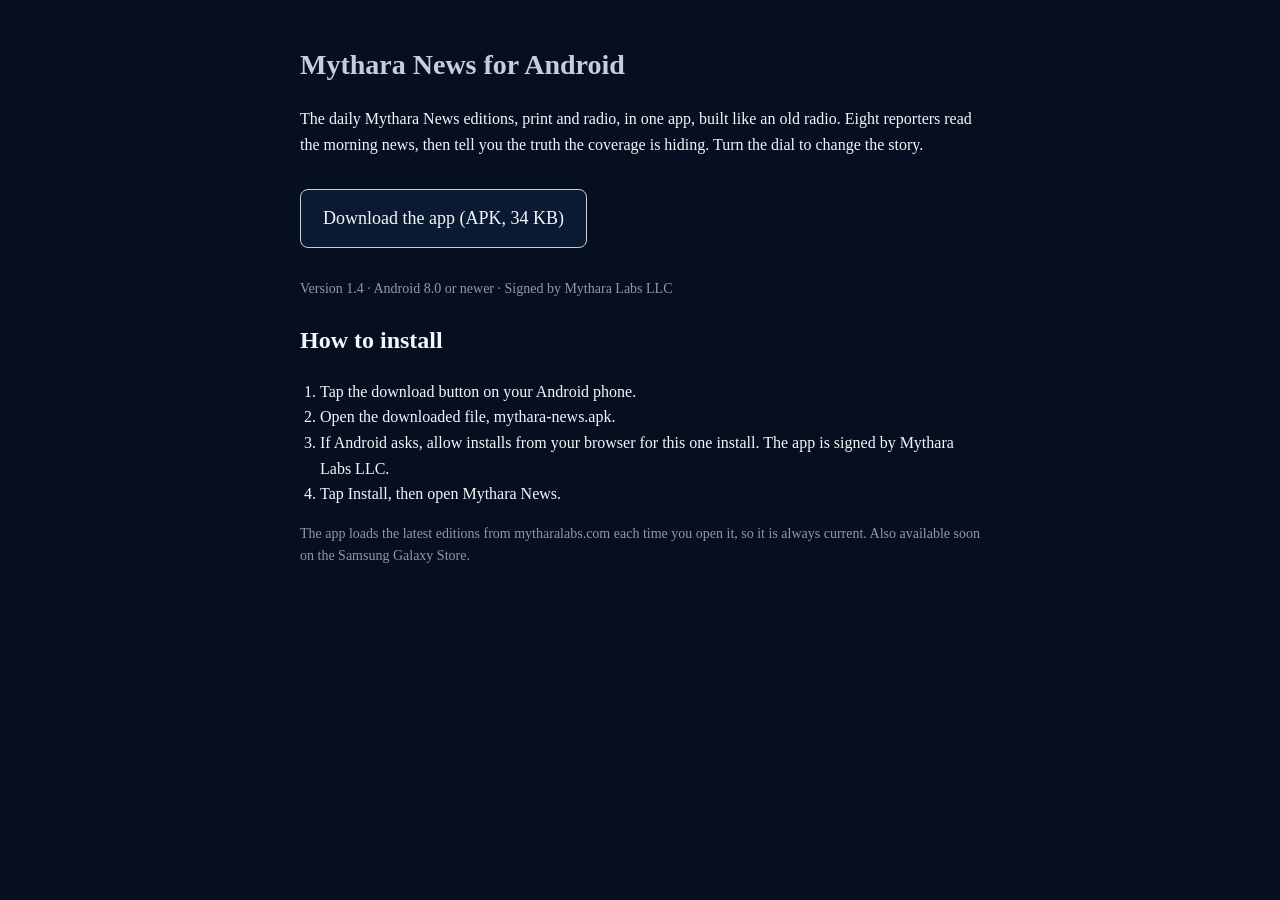
<file: app.html>
<!DOCTYPE html>
<html lang="en">
<head>
<meta charset="utf-8">
<meta name="viewport" content="width=device-width, initial-scale=1">
<title>Mythara News for Android - Mythara Labs LLC</title>
<style>
body{background:#060F1F;color:#F4F6FA;font-family:Georgia,serif;margin:0;padding:24px;line-height:1.6;}
.wrap{max-width:680px;margin:0 auto;}
h1{color:#C7CEDA;font-size:28px;}
a.btn{display:inline-block;background:#0A1A33;color:#F4F6FA;border:1px solid #C7CEDA;padding:14px 22px;border-radius:8px;text-decoration:none;font-size:18px;margin:16px 0;}
.meta{color:#8E99AC;font-size:14px;}
ol{padding-left:20px;}
</style>
</head>
<body>
<div class="wrap">
<h1>Mythara News for Android</h1>
<p>The daily Mythara News editions, print and radio, in one app, built like an old radio. Eight reporters read the morning news, then tell you the truth the coverage is hiding. Turn the dial to change the story.</p>
<a class="btn" href="/mythara-news.apk">Download the app (APK, 34 KB)</a>
<p class="meta">Version 1.4 &middot; Android 8.0 or newer &middot; Signed by Mythara Labs LLC</p>
<h2>How to install</h2>
<ol>
<li>Tap the download button on your Android phone.</li>
<li>Open the downloaded file, mythara-news.apk.</li>
<li>If Android asks, allow installs from your browser for this one install. The app is signed by Mythara Labs LLC.</li>
<li>Tap Install, then open Mythara News.</li>
</ol>
<p class="meta">The app loads the latest editions from mytharalabs.com each time you open it, so it is always current. Also available soon on the Samsung Galaxy Store.</p>
</div>
</body>
</html>
</file>
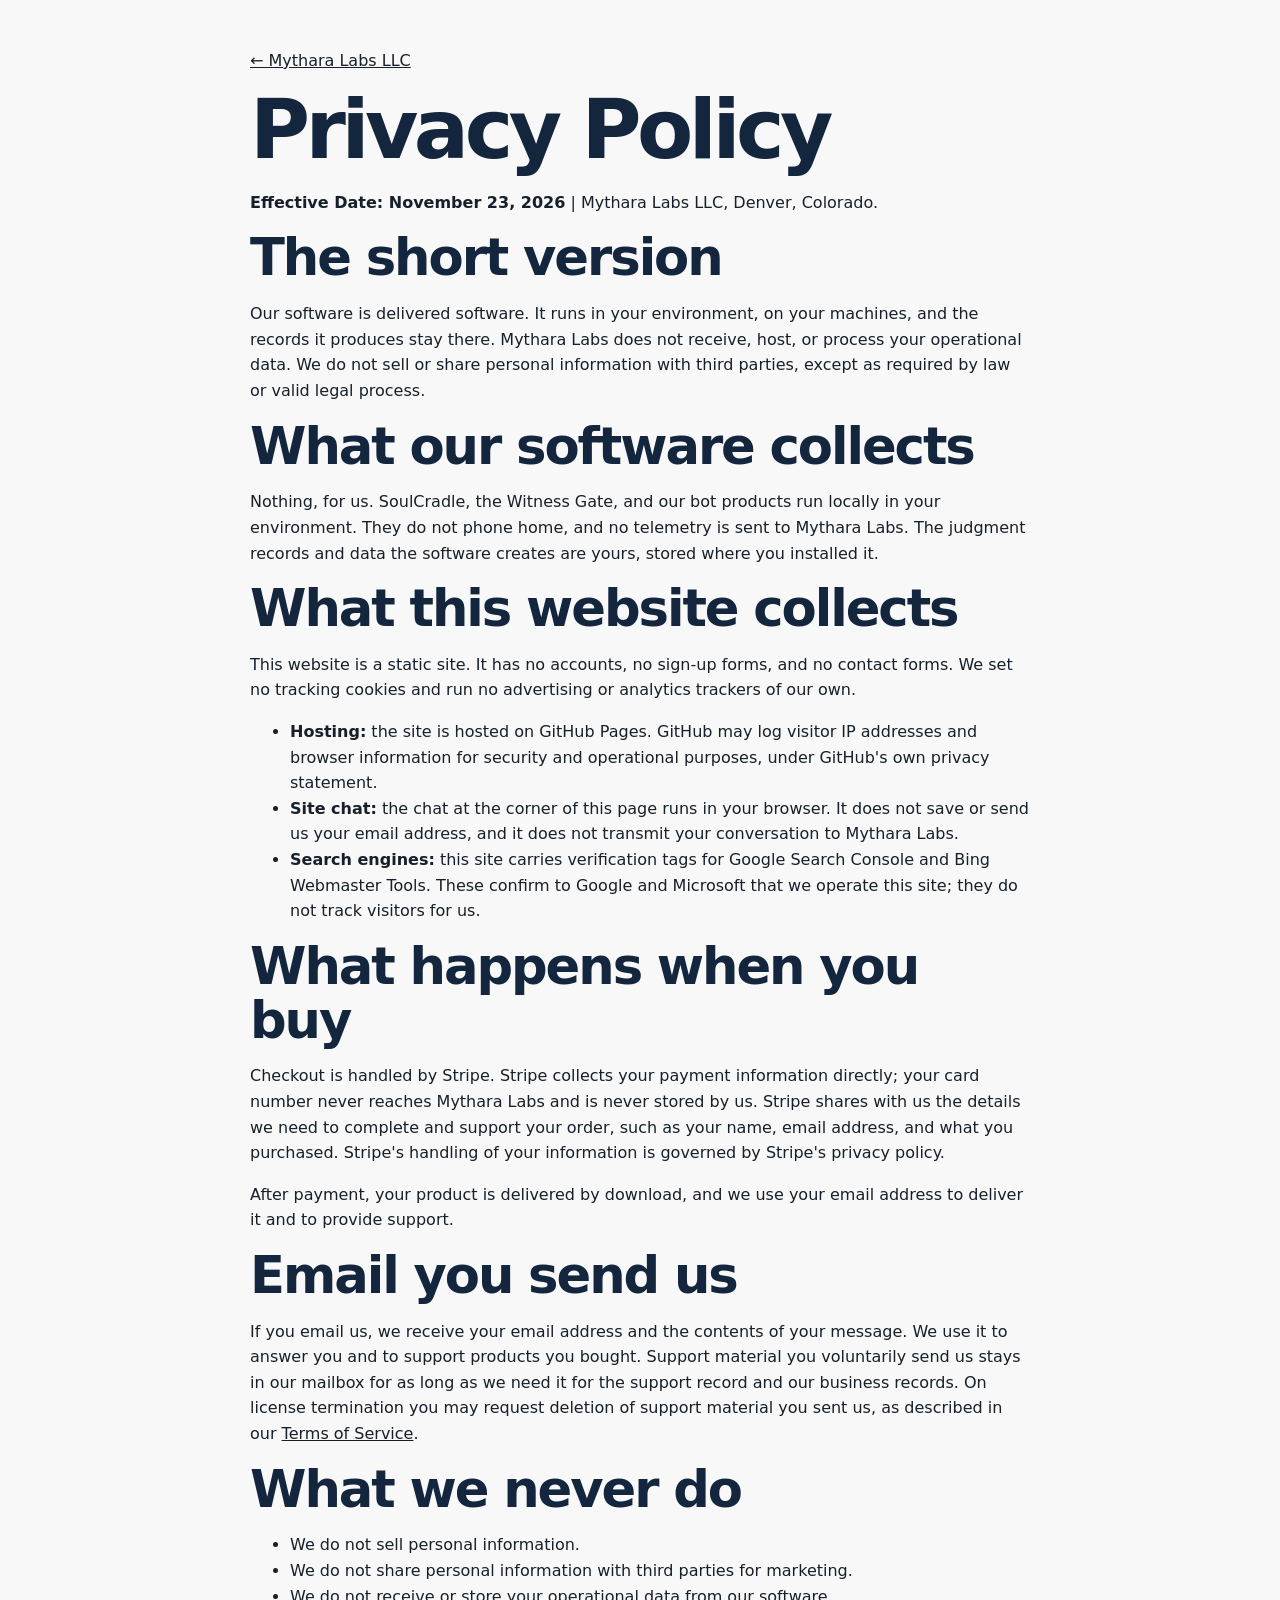
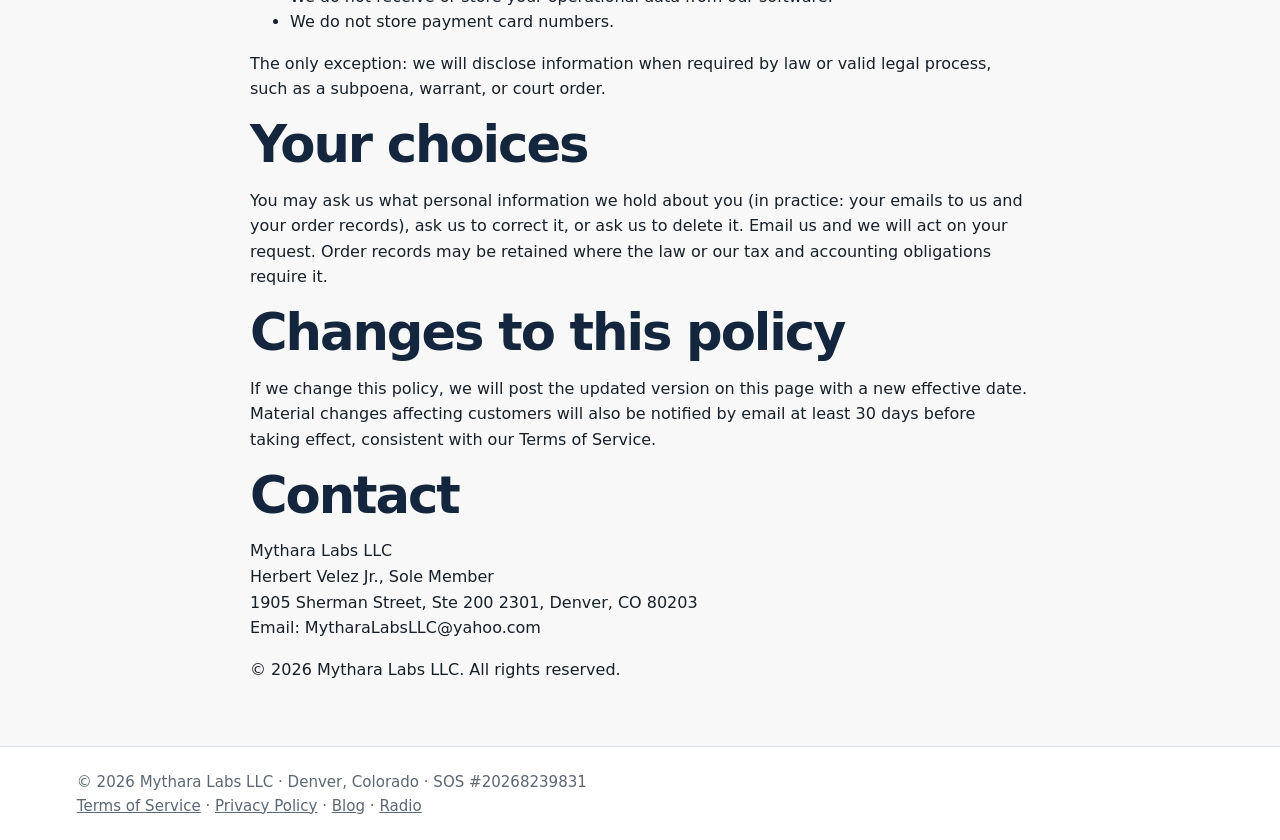
<file: privacy.html>
<!doctype html>
<html lang="en">
  <head>
    <meta charset="utf-8">
    <meta name="viewport" content="width=device-width, initial-scale=1">
    <meta name="description" content="Privacy Policy for Mythara Labs LLC: our software runs in your environment and we do not receive your operational data. What this website and our checkout do collect, stated plainly.">
    <title>Privacy Policy | Mythara Labs LLC</title>
    <link rel="canonical" href="https://mytharalabs.com/privacy.html">
    <meta name="robots" content="index, follow">
    <meta name="theme-color" content="#12121a">
    <link rel="icon" type="image/svg+xml" href="favicon.svg">
    <link rel="stylesheet" href="style.css">
  </head>
  <body>
    <main style="max-width: 820px; margin: 0 auto; padding: 48px 20px;">
      <p><a href="https://mytharalabs.com/">← Mythara Labs LLC</a></p>
      <h1>Privacy Policy</h1>
      <p><strong>Effective Date: November 23, 2026</strong> | Mythara Labs LLC, Denver, Colorado.</p>

      <h2>The short version</h2>
      <p>Our software is delivered software. It runs in your environment, on your machines, and the records it produces stay there. Mythara Labs does not receive, host, or process your operational data. We do not sell or share personal information with third parties, except as required by law or valid legal process.</p>

      <h2>What our software collects</h2>
      <p>Nothing, for us. SoulCradle, the Witness Gate, and our bot products run locally in your environment. They do not phone home, and no telemetry is sent to Mythara Labs. The judgment records and data the software creates are yours, stored where you installed it.</p>

      <h2>What this website collects</h2>
      <p>This website is a static site. It has no accounts, no sign-up forms, and no contact forms. We set no tracking cookies and run no advertising or analytics trackers of our own.</p>
      <ul>
        <li><strong>Hosting:</strong> the site is hosted on GitHub Pages. GitHub may log visitor IP addresses and browser information for security and operational purposes, under GitHub's own privacy statement.</li>
        <li><strong>Site chat:</strong> the chat at the corner of this page runs in your browser. It does not save or send us your email address, and it does not transmit your conversation to Mythara Labs.</li>
        <li><strong>Search engines:</strong> this site carries verification tags for Google Search Console and Bing Webmaster Tools. These confirm to Google and Microsoft that we operate this site; they do not track visitors for us.</li>
      </ul>

      <h2>What happens when you buy</h2>
      <p>Checkout is handled by Stripe. Stripe collects your payment information directly; your card number never reaches Mythara Labs and is never stored by us. Stripe shares with us the details we need to complete and support your order, such as your name, email address, and what you purchased. Stripe's handling of your information is governed by Stripe's privacy policy.</p>
      <p>After payment, your product is delivered by download, and we use your email address to deliver it and to provide support.</p>

      <h2>Email you send us</h2>
      <p>If you email us, we receive your email address and the contents of your message. We use it to answer you and to support products you bought. Support material you voluntarily send us stays in our mailbox for as long as we need it for the support record and our business records. On license termination you may request deletion of support material you sent us, as described in our <a href="https://mytharalabs.com/terms.html">Terms of Service</a>.</p>

      <h2>What we never do</h2>
      <ul>
        <li>We do not sell personal information.</li>
        <li>We do not share personal information with third parties for marketing.</li>
        <li>We do not receive or store your operational data from our software.</li>
        <li>We do not store payment card numbers.</li>
      </ul>
      <p>The only exception: we will disclose information when required by law or valid legal process, such as a subpoena, warrant, or court order.</p>

      <h2>Your choices</h2>
      <p>You may ask us what personal information we hold about you (in practice: your emails to us and your order records), ask us to correct it, or ask us to delete it. Email us and we will act on your request. Order records may be retained where the law or our tax and accounting obligations require it.</p>

      <h2>Changes to this policy</h2>
      <p>If we change this policy, we will post the updated version on this page with a new effective date. Material changes affecting customers will also be notified by email at least 30 days before taking effect, consistent with our Terms of Service.</p>

      <h2>Contact</h2>
      <p>Mythara Labs LLC<br>
      Herbert Velez Jr., Sole Member<br>
      1905 Sherman Street, Ste 200 2301, Denver, CO 80203<br>
      Email: MytharaLabsLLC@yahoo.com</p>
      <p>© 2026 Mythara Labs LLC. All rights reserved.</p>
    </main>
    <footer class="site-footer">
      <p>© 2026 Mythara Labs LLC · Denver, Colorado · SOS #20268239831</p>
      <p>
        <a href="https://mytharalabs.com/terms.html">Terms of Service</a> ·
        <a href="https://mytharalabs.com/privacy.html">Privacy Policy</a> ·
        <a href="https://mytharalabs.com/Mythara-Blog/">Blog</a> ·
        <a href="https://mytharalabs.com/Mythara-Blog/radio/">Radio</a>
      </p>
    </footer>
  </body>
</html>
</file>
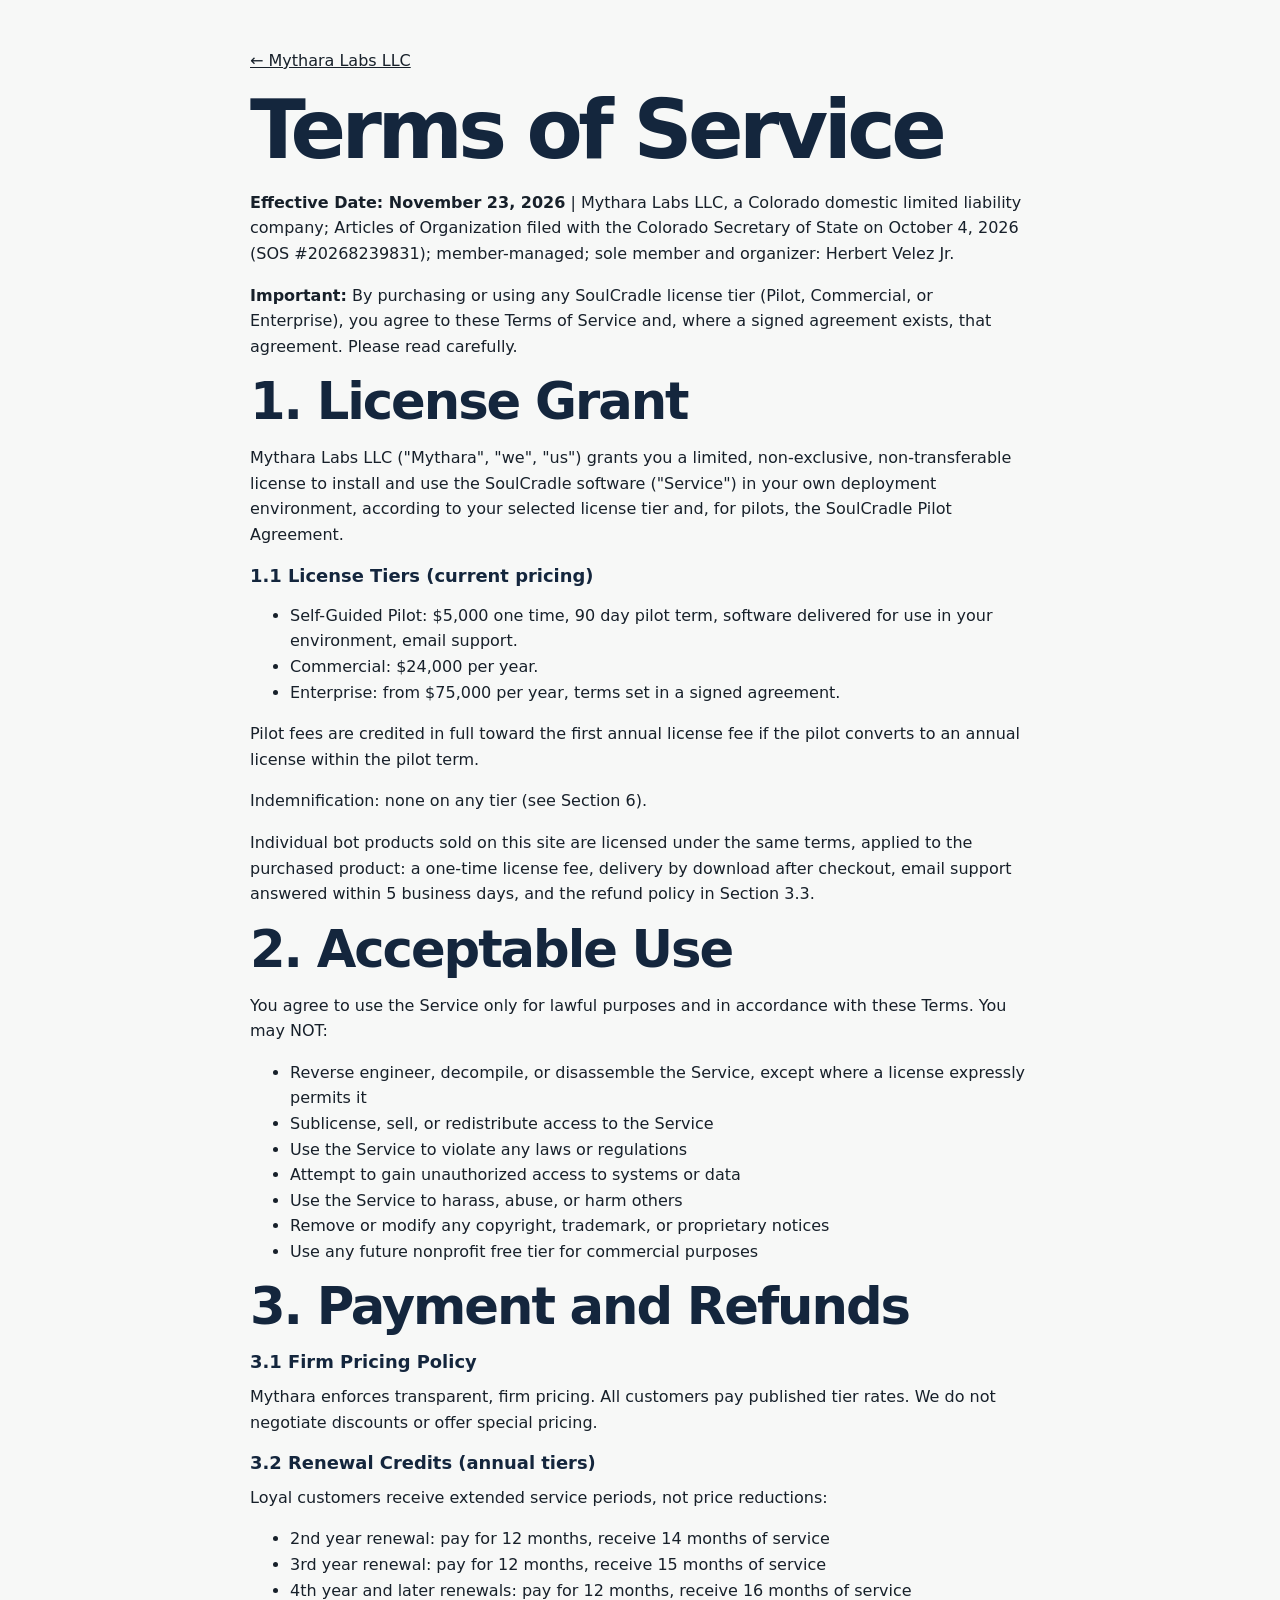
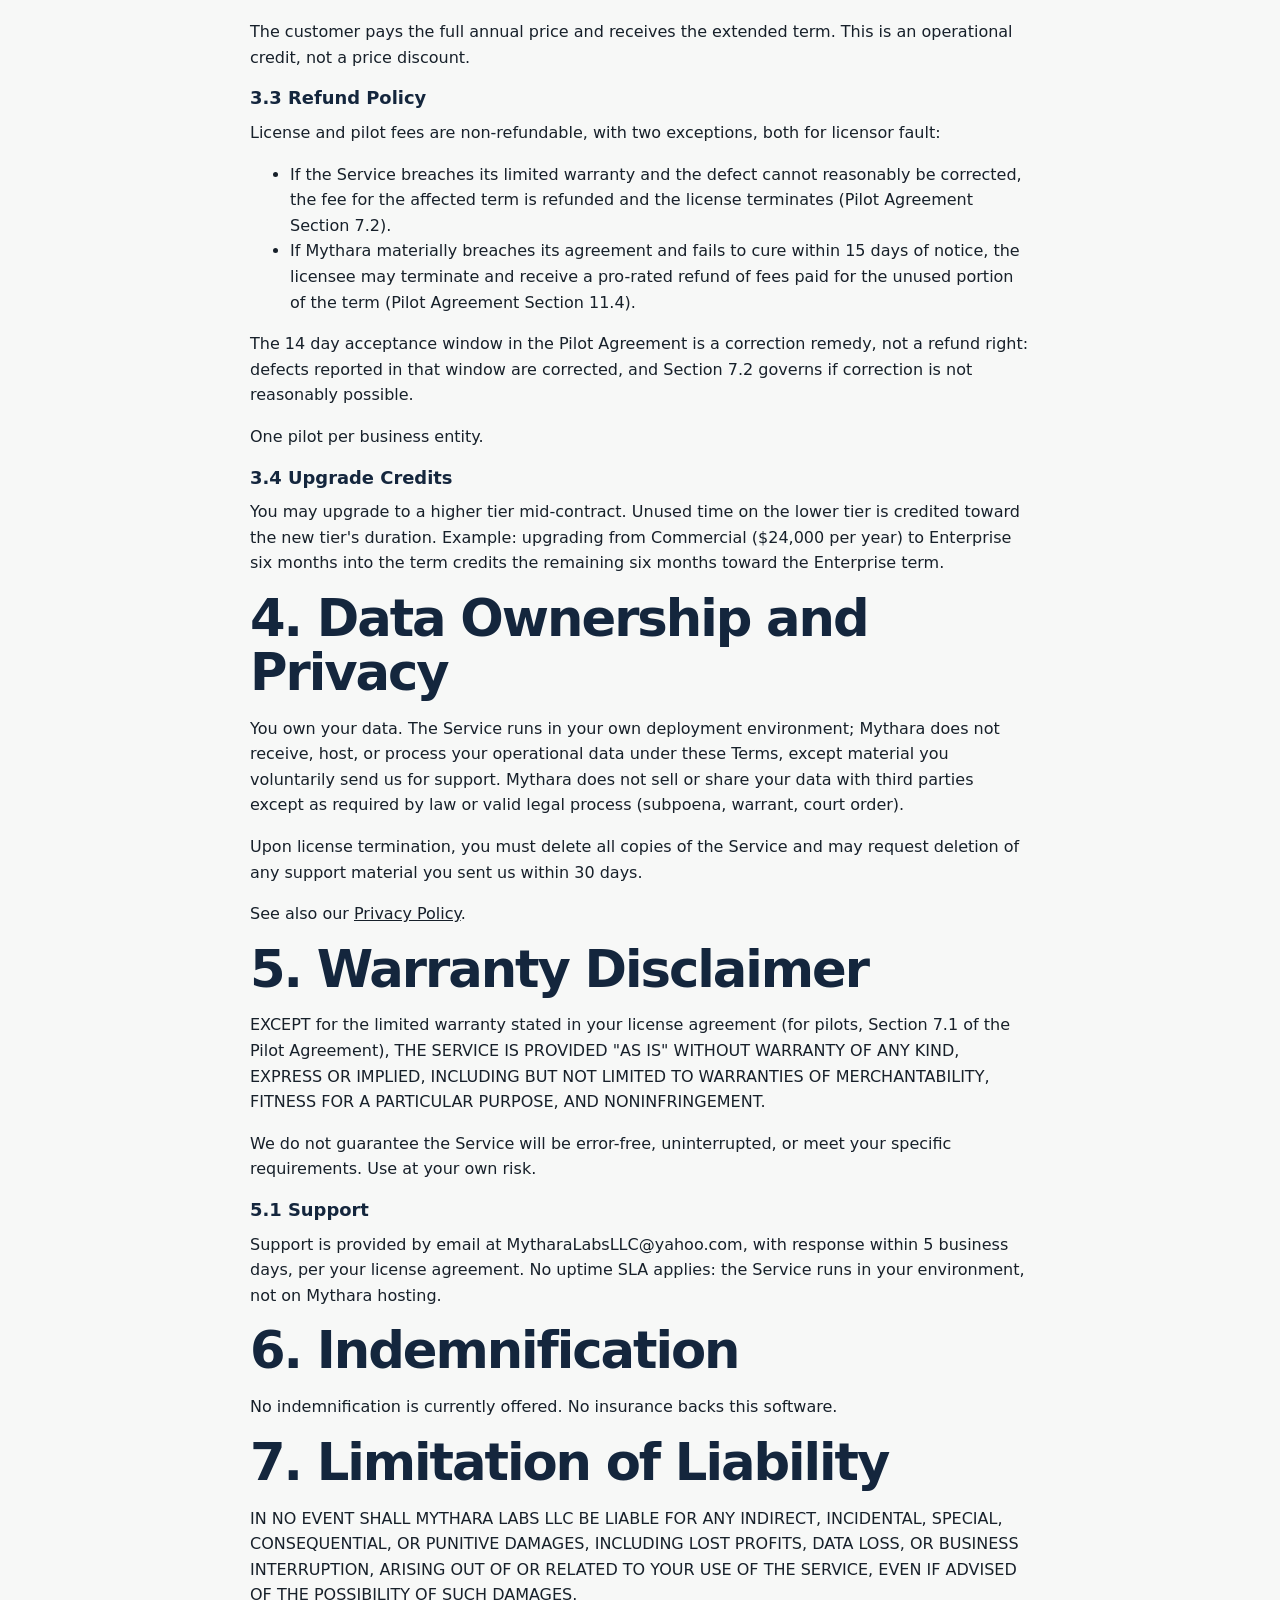
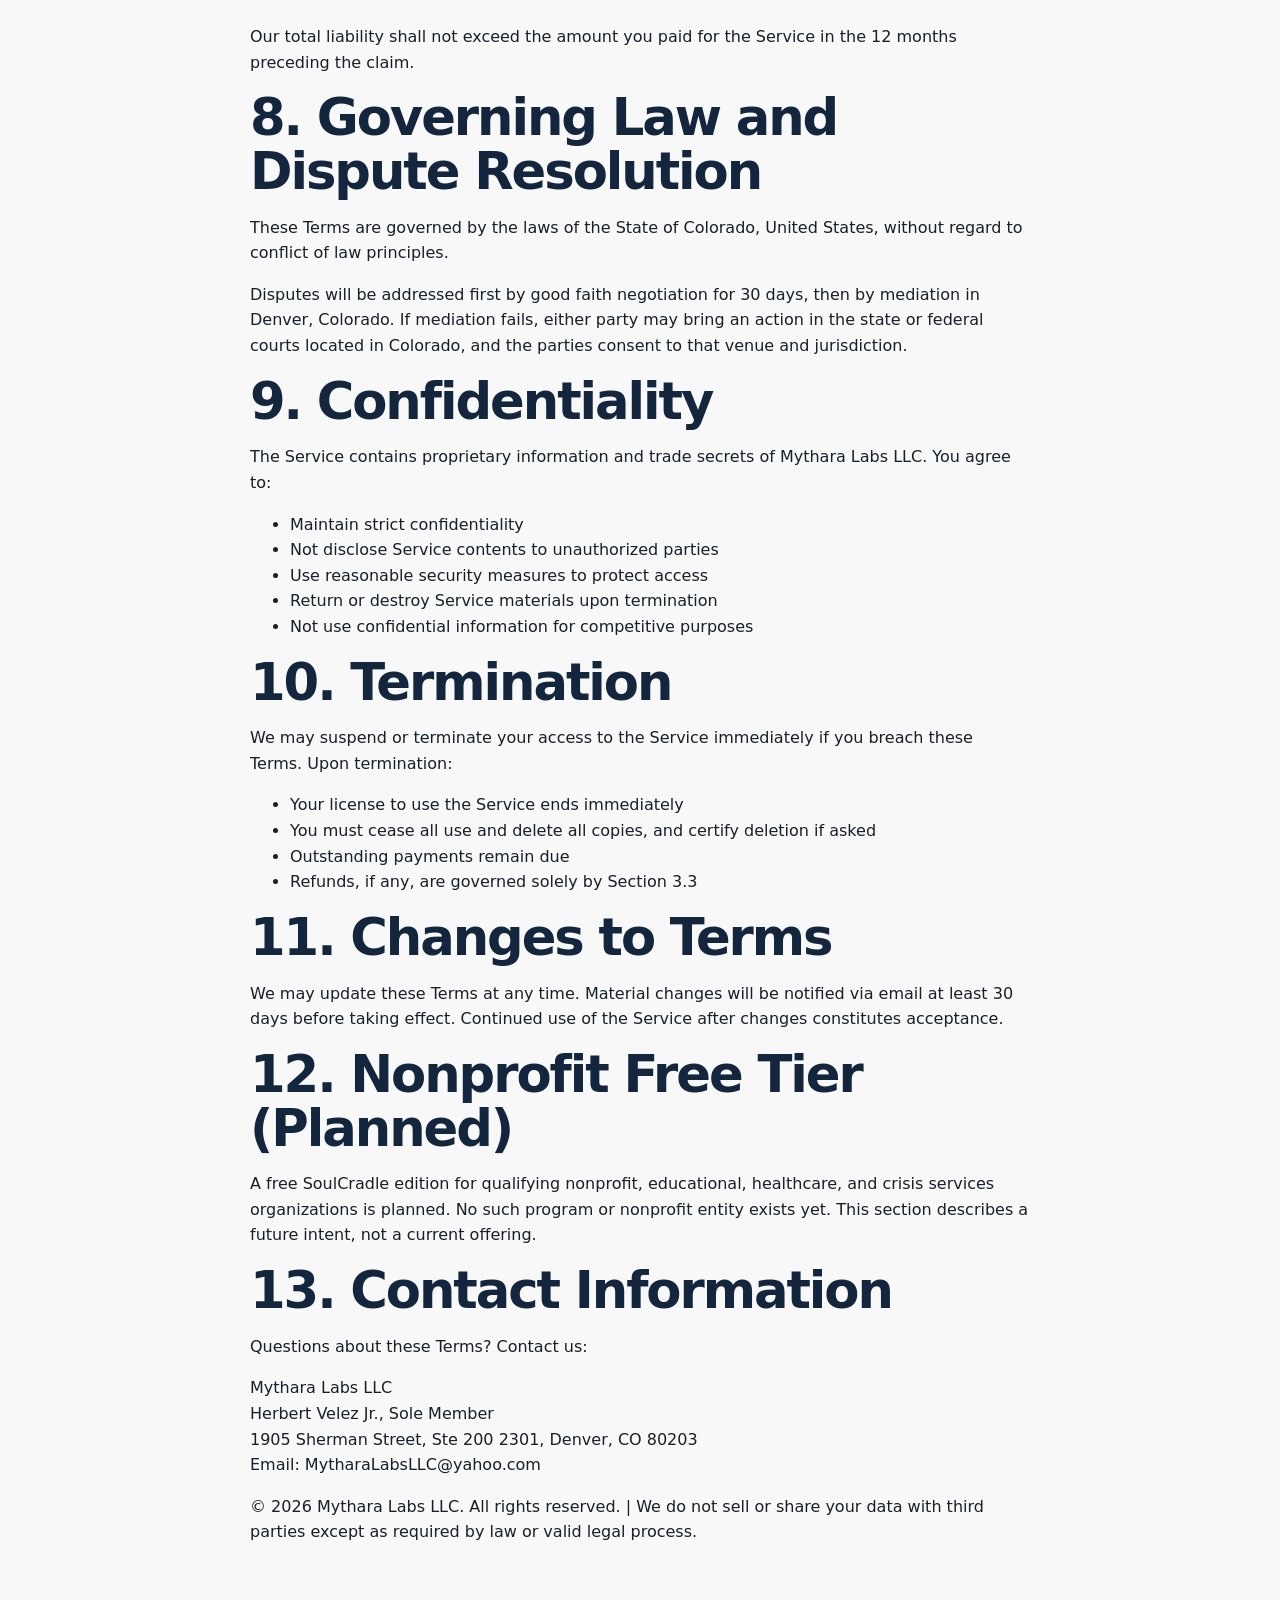
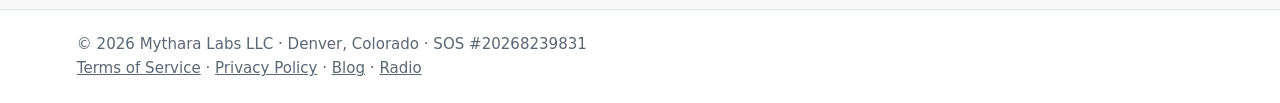
<file: terms.html>
<!doctype html>
<html lang="en">
  <head>
    <meta charset="utf-8">
    <meta name="viewport" content="width=device-width, initial-scale=1">
    <meta name="description" content="Terms of Service for Mythara Labs LLC: SoulCradle license tiers, payment and refund terms, data ownership, and Colorado governing law.">
    <title>Terms of Service | Mythara Labs LLC</title>
    <link rel="canonical" href="https://mytharalabs.com/terms.html">
    <meta name="robots" content="index, follow">
    <meta name="theme-color" content="#12121a">
    <link rel="icon" type="image/svg+xml" href="favicon.svg">
    <link rel="stylesheet" href="style.css">
  </head>
  <body>
    <main style="max-width: 820px; margin: 0 auto; padding: 48px 20px;">
      <p><a href="https://mytharalabs.com/">← Mythara Labs LLC</a></p>
      <h1>Terms of Service</h1>
      <p><strong>Effective Date: November 23, 2026</strong> | Mythara Labs LLC, a Colorado domestic limited liability company; Articles of Organization filed with the Colorado Secretary of State on October 4, 2026 (SOS #20268239831); member-managed; sole member and organizer: Herbert Velez Jr.</p>
      <p><strong>Important:</strong> By purchasing or using any SoulCradle license tier (Pilot, Commercial, or Enterprise), you agree to these Terms of Service and, where a signed agreement exists, that agreement. Please read carefully.</p>

      <h2>1. License Grant</h2>
      <p>Mythara Labs LLC ("Mythara", "we", "us") grants you a limited, non-exclusive, non-transferable license to install and use the SoulCradle software ("Service") in your own deployment environment, according to your selected license tier and, for pilots, the SoulCradle Pilot Agreement.</p>
      <h3>1.1 License Tiers (current pricing)</h3>
      <ul>
        <li>Self-Guided Pilot: $5,000 one time, 90 day pilot term, software delivered for use in your environment, email support.</li>
        <li>Commercial: $24,000 per year.</li>
        <li>Enterprise: from $75,000 per year, terms set in a signed agreement.</li>
      </ul>
      <p>Pilot fees are credited in full toward the first annual license fee if the pilot converts to an annual license within the pilot term.</p>
      <p>Indemnification: none on any tier (see Section 6).</p>
      <p>Individual bot products sold on this site are licensed under the same terms, applied to the purchased product: a one-time license fee, delivery by download after checkout, email support answered within 5 business days, and the refund policy in Section 3.3.</p>

      <h2>2. Acceptable Use</h2>
      <p>You agree to use the Service only for lawful purposes and in accordance with these Terms. You may NOT:</p>
      <ul>
        <li>Reverse engineer, decompile, or disassemble the Service, except where a license expressly permits it</li>
        <li>Sublicense, sell, or redistribute access to the Service</li>
        <li>Use the Service to violate any laws or regulations</li>
        <li>Attempt to gain unauthorized access to systems or data</li>
        <li>Use the Service to harass, abuse, or harm others</li>
        <li>Remove or modify any copyright, trademark, or proprietary notices</li>
        <li>Use any future nonprofit free tier for commercial purposes</li>
      </ul>

      <h2>3. Payment and Refunds</h2>
      <h3>3.1 Firm Pricing Policy</h3>
      <p>Mythara enforces transparent, firm pricing. All customers pay published tier rates. We do not negotiate discounts or offer special pricing.</p>
      <h3>3.2 Renewal Credits (annual tiers)</h3>
      <p>Loyal customers receive extended service periods, not price reductions:</p>
      <ul>
        <li>2nd year renewal: pay for 12 months, receive 14 months of service</li>
        <li>3rd year renewal: pay for 12 months, receive 15 months of service</li>
        <li>4th year and later renewals: pay for 12 months, receive 16 months of service</li>
      </ul>
      <p>The customer pays the full annual price and receives the extended term. This is an operational credit, not a price discount.</p>
      <h3>3.3 Refund Policy</h3>
      <p>License and pilot fees are non-refundable, with two exceptions, both for licensor fault:</p>
      <ul>
        <li>If the Service breaches its limited warranty and the defect cannot reasonably be corrected, the fee for the affected term is refunded and the license terminates (Pilot Agreement Section 7.2).</li>
        <li>If Mythara materially breaches its agreement and fails to cure within 15 days of notice, the licensee may terminate and receive a pro-rated refund of fees paid for the unused portion of the term (Pilot Agreement Section 11.4).</li>
      </ul>
      <p>The 14 day acceptance window in the Pilot Agreement is a correction remedy, not a refund right: defects reported in that window are corrected, and Section 7.2 governs if correction is not reasonably possible.</p>
      <p>One pilot per business entity.</p>
      <h3>3.4 Upgrade Credits</h3>
      <p>You may upgrade to a higher tier mid-contract. Unused time on the lower tier is credited toward the new tier's duration. Example: upgrading from Commercial ($24,000 per year) to Enterprise six months into the term credits the remaining six months toward the Enterprise term.</p>

      <h2>4. Data Ownership and Privacy</h2>
      <p>You own your data. The Service runs in your own deployment environment; Mythara does not receive, host, or process your operational data under these Terms, except material you voluntarily send us for support. Mythara does not sell or share your data with third parties except as required by law or valid legal process (subpoena, warrant, court order).</p>
      <p>Upon license termination, you must delete all copies of the Service and may request deletion of any support material you sent us within 30 days.</p>
      <p>See also our <a href="https://mytharalabs.com/privacy.html">Privacy Policy</a>.</p>

      <h2>5. Warranty Disclaimer</h2>
      <p>EXCEPT for the limited warranty stated in your license agreement (for pilots, Section 7.1 of the Pilot Agreement), THE SERVICE IS PROVIDED "AS IS" WITHOUT WARRANTY OF ANY KIND, EXPRESS OR IMPLIED, INCLUDING BUT NOT LIMITED TO WARRANTIES OF MERCHANTABILITY, FITNESS FOR A PARTICULAR PURPOSE, AND NONINFRINGEMENT.</p>
      <p>We do not guarantee the Service will be error-free, uninterrupted, or meet your specific requirements. Use at your own risk.</p>
      <h3>5.1 Support</h3>
      <p>Support is provided by email at MytharaLabsLLC@yahoo.com, with response within 5 business days, per your license agreement. No uptime SLA applies: the Service runs in your environment, not on Mythara hosting.</p>

      <h2>6. Indemnification</h2>
      <p>No indemnification is currently offered. No insurance backs this software.</p>

      <h2>7. Limitation of Liability</h2>
      <p>IN NO EVENT SHALL MYTHARA LABS LLC BE LIABLE FOR ANY INDIRECT, INCIDENTAL, SPECIAL, CONSEQUENTIAL, OR PUNITIVE DAMAGES, INCLUDING LOST PROFITS, DATA LOSS, OR BUSINESS INTERRUPTION, ARISING OUT OF OR RELATED TO YOUR USE OF THE SERVICE, EVEN IF ADVISED OF THE POSSIBILITY OF SUCH DAMAGES.</p>
      <p>Our total liability shall not exceed the amount you paid for the Service in the 12 months preceding the claim.</p>

      <h2>8. Governing Law and Dispute Resolution</h2>
      <p>These Terms are governed by the laws of the State of Colorado, United States, without regard to conflict of law principles.</p>
      <p>Disputes will be addressed first by good faith negotiation for 30 days, then by mediation in Denver, Colorado. If mediation fails, either party may bring an action in the state or federal courts located in Colorado, and the parties consent to that venue and jurisdiction.</p>

      <h2>9. Confidentiality</h2>
      <p>The Service contains proprietary information and trade secrets of Mythara Labs LLC. You agree to:</p>
      <ul>
        <li>Maintain strict confidentiality</li>
        <li>Not disclose Service contents to unauthorized parties</li>
        <li>Use reasonable security measures to protect access</li>
        <li>Return or destroy Service materials upon termination</li>
        <li>Not use confidential information for competitive purposes</li>
      </ul>

      <h2>10. Termination</h2>
      <p>We may suspend or terminate your access to the Service immediately if you breach these Terms. Upon termination:</p>
      <ul>
        <li>Your license to use the Service ends immediately</li>
        <li>You must cease all use and delete all copies, and certify deletion if asked</li>
        <li>Outstanding payments remain due</li>
        <li>Refunds, if any, are governed solely by Section 3.3</li>
      </ul>

      <h2>11. Changes to Terms</h2>
      <p>We may update these Terms at any time. Material changes will be notified via email at least 30 days before taking effect. Continued use of the Service after changes constitutes acceptance.</p>

      <h2>12. Nonprofit Free Tier (Planned)</h2>
      <p>A free SoulCradle edition for qualifying nonprofit, educational, healthcare, and crisis services organizations is planned. No such program or nonprofit entity exists yet. This section describes a future intent, not a current offering.</p>

      <h2>13. Contact Information</h2>
      <p>Questions about these Terms? Contact us:</p>
      <p>Mythara Labs LLC<br>
      Herbert Velez Jr., Sole Member<br>
      1905 Sherman Street, Ste 200 2301, Denver, CO 80203<br>
      Email: MytharaLabsLLC@yahoo.com</p>
      <p>© 2026 Mythara Labs LLC. All rights reserved. | We do not sell or share your data with third parties except as required by law or valid legal process.</p>
    </main>
    <footer class="site-footer">
      <p>© 2026 Mythara Labs LLC · Denver, Colorado · SOS #20268239831</p>
      <p>
        <a href="https://mytharalabs.com/terms.html">Terms of Service</a> ·
        <a href="https://mytharalabs.com/privacy.html">Privacy Policy</a> ·
        <a href="https://mytharalabs.com/Mythara-Blog/">Blog</a> ·
        <a href="https://mytharalabs.com/Mythara-Blog/radio/">Radio</a>
      </p>
    </footer>
  </body>
</html>
</file>
<file: style.css>
:root {
  --ink: #17202a;
  --muted: #5b6774;
  --faint: #eef1f4;
  --line: #d9e0e7;
  --paper: #ffffff;
  --page: #f7f8f7;
  --navy: #14263d;
  --teal: #0f766e;
  --teal-dark: #0b5f59;
  --gold: #b98a2f;
  --radius: 18px;
  --shadow: 0 18px 45px rgba(20, 38, 61, 0.10);
}

* {
  box-sizing: border-box;
}

html {
  scroll-behavior: smooth;
}

body {
  margin: 0;
  color: var(--ink);
  background: var(--page);
  font-family: Inter, ui-sans-serif, system-ui, -apple-system, BlinkMacSystemFont, "Segoe UI", sans-serif;
  line-height: 1.6;
}

a {
  color: inherit;
}

.site-header {
  position: sticky;
  top: 0;
  z-index: 10;
  display: flex;
  align-items: center;
  justify-content: space-between;
  gap: 2rem;
  padding: 1rem clamp(1.25rem, 5vw, 4rem);
  border-bottom: 1px solid rgba(217, 224, 231, 0.85);
  background: rgba(255, 255, 255, 0.92);
  backdrop-filter: blur(14px);
}

.brand {
  display: inline-flex;
  align-items: center;
  gap: 0.85rem;
  text-decoration: none;
}

.brand-mark {
  display: grid;
  width: 2.75rem;
  height: 2.75rem;
  place-items: center;
  border-radius: 0.9rem;
  color: #fff;
  background: var(--navy);
  font-weight: 800;
  letter-spacing: 0.04em;
}

.brand-name,
.brand-subtitle {
  display: block;
}

.brand-name {
  font-weight: 800;
  line-height: 1.15;
}

.brand-subtitle {
  color: var(--muted);
  font-size: 0.86rem;
  line-height: 1.25;
}

.site-nav {
  display: flex;
  flex-wrap: wrap;
  gap: 0.4rem 1.25rem;
  font-size: 0.95rem;
  font-weight: 650;
}

.site-nav a {
  color: var(--muted);
  text-decoration: none;
}

.site-nav a:hover,
.site-nav a:focus {
  color: var(--teal-dark);
}

main {
  overflow: hidden;
}

.hero {
  display: grid;
  grid-template-columns: minmax(0, 1.35fr) minmax(290px, 0.65fr);
  gap: clamp(2rem, 6vw, 5rem);
  align-items: center;
  padding: clamp(4rem, 9vw, 7.5rem) clamp(1.25rem, 6vw, 5rem);
  background:
    radial-gradient(circle at 12% 18%, rgba(15, 118, 110, 0.13), transparent 30rem),
    linear-gradient(135deg, #ffffff 0%, #f2f5f3 58%, #e8efec 100%);
}

.hero-copy {
  max-width: 760px;
}

.eyebrow {
  margin: 0 0 0.85rem;
  color: var(--teal-dark);
  font-size: 0.78rem;
  font-weight: 800;
  letter-spacing: 0.14em;
  text-transform: uppercase;
}

h1,
h2,
h3,
p {
  margin-top: 0;
}

h1 {
  max-width: 780px;
  margin-bottom: 1.25rem;
  color: var(--navy);
  font-size: clamp(2.6rem, 6.4vw, 5.2rem);
  line-height: 0.98;
  letter-spacing: -0.055em;
}

h2 {
  margin-bottom: 1rem;
  color: var(--navy);
  font-size: clamp(2rem, 4vw, 3.2rem);
  line-height: 1.05;
  letter-spacing: -0.04em;
}

h3 {
  margin-bottom: 0.65rem;
  color: var(--navy);
  font-size: 1.12rem;
  line-height: 1.3;
}

.hero-lede {
  max-width: 650px;
  color: #3f4c59;
  font-size: clamp(1.08rem, 2vw, 1.3rem);
}

.hero-actions,
.contact-actions {
  display: flex;
  flex-wrap: wrap;
  gap: 0.85rem;
  margin-top: 2rem;
}

.button {
  display: inline-flex;
  align-items: center;
  justify-content: center;
  min-height: 3rem;
  padding: 0.78rem 1.15rem;
  border: 1px solid transparent;
  border-radius: 999px;
  font-weight: 750;
  line-height: 1.2;
  text-decoration: none;
  transition: transform 160ms ease, box-shadow 160ms ease, background 160ms ease, border-color 160ms ease;
}

.button:hover,
.button:focus {
  transform: translateY(-1px);
}

.button-primary {
  color: #fff;
  background: var(--teal);
  box-shadow: 0 12px 26px rgba(15, 118, 110, 0.22);
}

.button-primary:hover,
.button-primary:focus {
  background: var(--teal-dark);
}

.button-secondary {
  color: var(--navy);
  border-color: var(--line);
  background: rgba(255, 255, 255, 0.78);
}

.button-secondary:hover,
.button-secondary:focus {
  border-color: #b9c6d0;
  background: #fff;
}

.hero-panel,
.founder-card {
  border: 1px solid var(--line);
  border-radius: var(--radius);
  background: rgba(255, 255, 255, 0.88);
  box-shadow: var(--shadow);
}

.hero-panel {
  padding: 1.5rem;
}

.panel-label,
.price-label {
  margin-bottom: 0.8rem;
  color: var(--gold);
  font-size: 0.78rem;
  font-weight: 850;
  letter-spacing: 0.13em;
  text-transform: uppercase;
}

.fact-list {
  display: grid;
  gap: 1rem;
  padding: 0;
  margin: 0;
  list-style: none;
}

.fact-list li {
  display: grid;
  gap: 0.15rem;
  padding-bottom: 1rem;
  border-bottom: 1px solid var(--faint);
}

.fact-list li:last-child {
  padding-bottom: 0;
  border-bottom: 0;
}

.fact-list strong {
  color: var(--navy);
  font-size: 0.88rem;
}

.fact-list span {
  color: var(--muted);
}

.section {
  padding: clamp(4rem, 8vw, 6.5rem) clamp(1.25rem, 6vw, 5rem);
  background: var(--paper);
}

.section-alt {
  background: #f3f6f5;
}

.section-heading {
  max-width: 780px;
  margin-bottom: 2.25rem;
}

.section-heading p,
.about-grid p,
.framework-note p,
.contact-section p {
  color: var(--muted);
  font-size: 1.04rem;
}

.feature-grid,
.pricing-grid,
.about-grid {
  display: grid;
  gap: 1rem;
}

.feature-grid {
  grid-template-columns: repeat(3, minmax(0, 1fr));
}

.feature-card,
.price-card,
.framework-note,
.honest-contract {
  border: 1px solid var(--line);
  border-radius: var(--radius);
  background: #fff;
}

.feature-card {
  padding: 1.45rem;
}

.feature-card p,
.price-card p {
  color: var(--muted);
}

.feature-card p:last-child,
.price-card p:last-child,
.founder-card p:last-child,
.framework-note p:last-child,
.honest-contract p:last-child {
  margin-bottom: 0;
}

.honest-contract {
  margin-top: 1rem;
  padding: 1.45rem;
  border-left: 5px solid var(--gold);
  background: #fffaf0;
}

.honest-contract p {
  max-width: 850px;
  color: #4c4636;
}

.pricing-grid {
  grid-template-columns: 1.15fr 1fr 1fr;
  align-items: stretch;
}

.price-card {
  padding: 1.55rem;
}

.price-card-featured {
  border-color: rgba(15, 118, 110, 0.42);
  box-shadow: 0 18px 38px rgba(15, 118, 110, 0.12);
}

.price {
  color: var(--navy) !important;
  font-size: 1.05rem;
}

.price span {
  font-size: 1.65rem;
  font-weight: 850;
  letter-spacing: -0.03em;
}

.framework-note {
  margin-top: 1rem;
  padding: 1.45rem;
}

.about-grid {
  grid-template-columns: minmax(0, 1.25fr) minmax(280px, 0.75fr);
  align-items: start;
}

.founder-card {
  padding: 1.5rem;
  box-shadow: none;
}

.founder-card p {
  color: var(--muted);
}

.contact-section {
  display: grid;
  grid-template-columns: minmax(0, 1fr) auto;
  gap: 2rem;
  align-items: center;
  color: #fff;
  background: var(--navy);
}

.contact-section .eyebrow {
  color: #9edbd3;
}

.contact-section h2,
.contact-section p {
  color: #fff;
}

.contact-section p {
  max-width: 680px;
  opacity: 0.82;
}

.contact-actions {
  justify-content: flex-end;
  margin-top: 0;
}

.contact-section .button-secondary {
  color: #fff;
  border-color: rgba(255, 255, 255, 0.35);
  background: rgba(255, 255, 255, 0.08);
}

.contact-section .button-secondary:hover,
.contact-section .button-secondary:focus {
  border-color: rgba(255, 255, 255, 0.62);
  background: rgba(255, 255, 255, 0.14);
}

.site-footer {
  padding: 1.4rem clamp(1.25rem, 6vw, 5rem);
  color: var(--muted);
  background: #fff;
  border-top: 1px solid var(--line);
  font-size: 0.94rem;
}

.site-footer p {
  margin: 0;
}

@media (max-width: 880px) {
  .site-header {
    align-items: flex-start;
    flex-direction: column;
    gap: 0.9rem;
  }

  .hero,
  .about-grid,
  .contact-section {
    grid-template-columns: 1fr;
  }

  .feature-grid,
  .pricing-grid {
    grid-template-columns: 1fr;
  }

  .contact-actions {
    justify-content: flex-start;
  }
}

@media (max-width: 520px) {
  .site-nav {
    gap: 0.55rem 0.9rem;
  }

  .button {
    width: 100%;
  }

  .contact-actions .button {
    width: auto;
    max-width: 100%;
    overflow-wrap: anywhere;
  }

  h1 {
    font-size: 2.55rem;
  }
}

/* MytharaConnect chat widget (styles were missing; widget.js toggles .active) */
#chat-bubble { position: fixed; right: 22px; bottom: 22px; width: 56px; height: 56px; border-radius: 50%; border: none; background: var(--navy); color: #fff; font-size: 24px; cursor: pointer; box-shadow: var(--shadow); z-index: 9998; display: flex; align-items: center; justify-content: center; }
#chat-bubble:hover { background: var(--teal-dark); }
#chat-bubble.has-unread::after { content: ""; position: absolute; top: 2px; right: 2px; width: 14px; height: 14px; border-radius: 50%; background: var(--gold); border: 2px solid #fff; }
#chat-window { position: fixed; right: 22px; bottom: 90px; width: min(370px, calc(100vw - 32px)); height: min(560px, calc(100vh - 120px)); background: var(--paper); border: 1px solid var(--line); border-radius: var(--radius); box-shadow: var(--shadow); z-index: 9999; display: none; flex-direction: column; overflow: hidden; }
#chat-window.active { display: flex; }
.chat-header { background: var(--navy); color: #fff; padding: 14px 16px 10px; position: relative; }
.chat-header h3 { margin: 0; font-size: 1rem; color: #fff; }
.chat-header p { margin: 2px 0 0; font-size: .8rem; opacity: .8; }
#chat-close { position: absolute; top: 10px; right: 12px; background: none; border: none; color: #fff; font-size: 20px; cursor: pointer; line-height: 1; }
#progress-tracker { height: 3px; background: var(--teal); width: 0; transition: width .3s ease; margin-top: 10px; border-radius: 2px; }
#chat-messages { flex: 1; overflow-y: auto; padding: 14px; display: flex; flex-direction: column; gap: 10px; background: var(--page); }
.chat-message { max-width: 86%; padding: 10px 12px; border-radius: 14px; font-size: .92rem; line-height: 1.45; }
.chat-message.bot { background: var(--faint); color: var(--ink); align-self: flex-start; border-bottom-left-radius: 4px; }
.chat-message.user { background: var(--teal); color: #fff; align-self: flex-end; border-bottom-right-radius: 4px; }
.chat-message.typing-indicator { opacity: .65; font-style: italic; }
#typing-indicator { display: none; }
#quick-replies { display: flex; flex-wrap: wrap; gap: 6px; padding: 10px 12px 0; background: var(--paper); }
.quick-reply { border: 1px solid var(--teal); color: var(--teal-dark); background: #fff; border-radius: 999px; padding: 5px 11px; font-size: .8rem; cursor: pointer; }
.quick-reply:hover { background: var(--faint); }
.tpmo-consent { display: flex; gap: 8px; align-items: flex-start; padding: 10px 14px 0; font-size: .75rem; color: var(--muted); background: var(--paper); }
.chat-input-row { display: flex; gap: 8px; padding: 12px; border-top: 1px solid var(--line); background: var(--paper); }
#chat-input { flex: 1; border: 1px solid var(--line); border-radius: 10px; padding: 10px 12px; font-size: .92rem; font-family: inherit; }
#chat-send { background: var(--teal); color: #fff; border: none; border-radius: 10px; padding: 10px 16px; cursor: pointer; font-weight: 600; }
#chat-send:hover { background: var(--teal-dark); }
#voice-btn { width: 40px; height: 40px; border-radius: 50%; border: 1px solid var(--line); background: #fff; cursor: pointer; font-size: 16px; }
#voice-btn.listening { background: var(--gold); border-color: var(--gold); color: #fff; }

.delivery-note {
  font-size: 0.85em;
  opacity: 0.85;
  margin-top: 0.5em;
}
</file>
